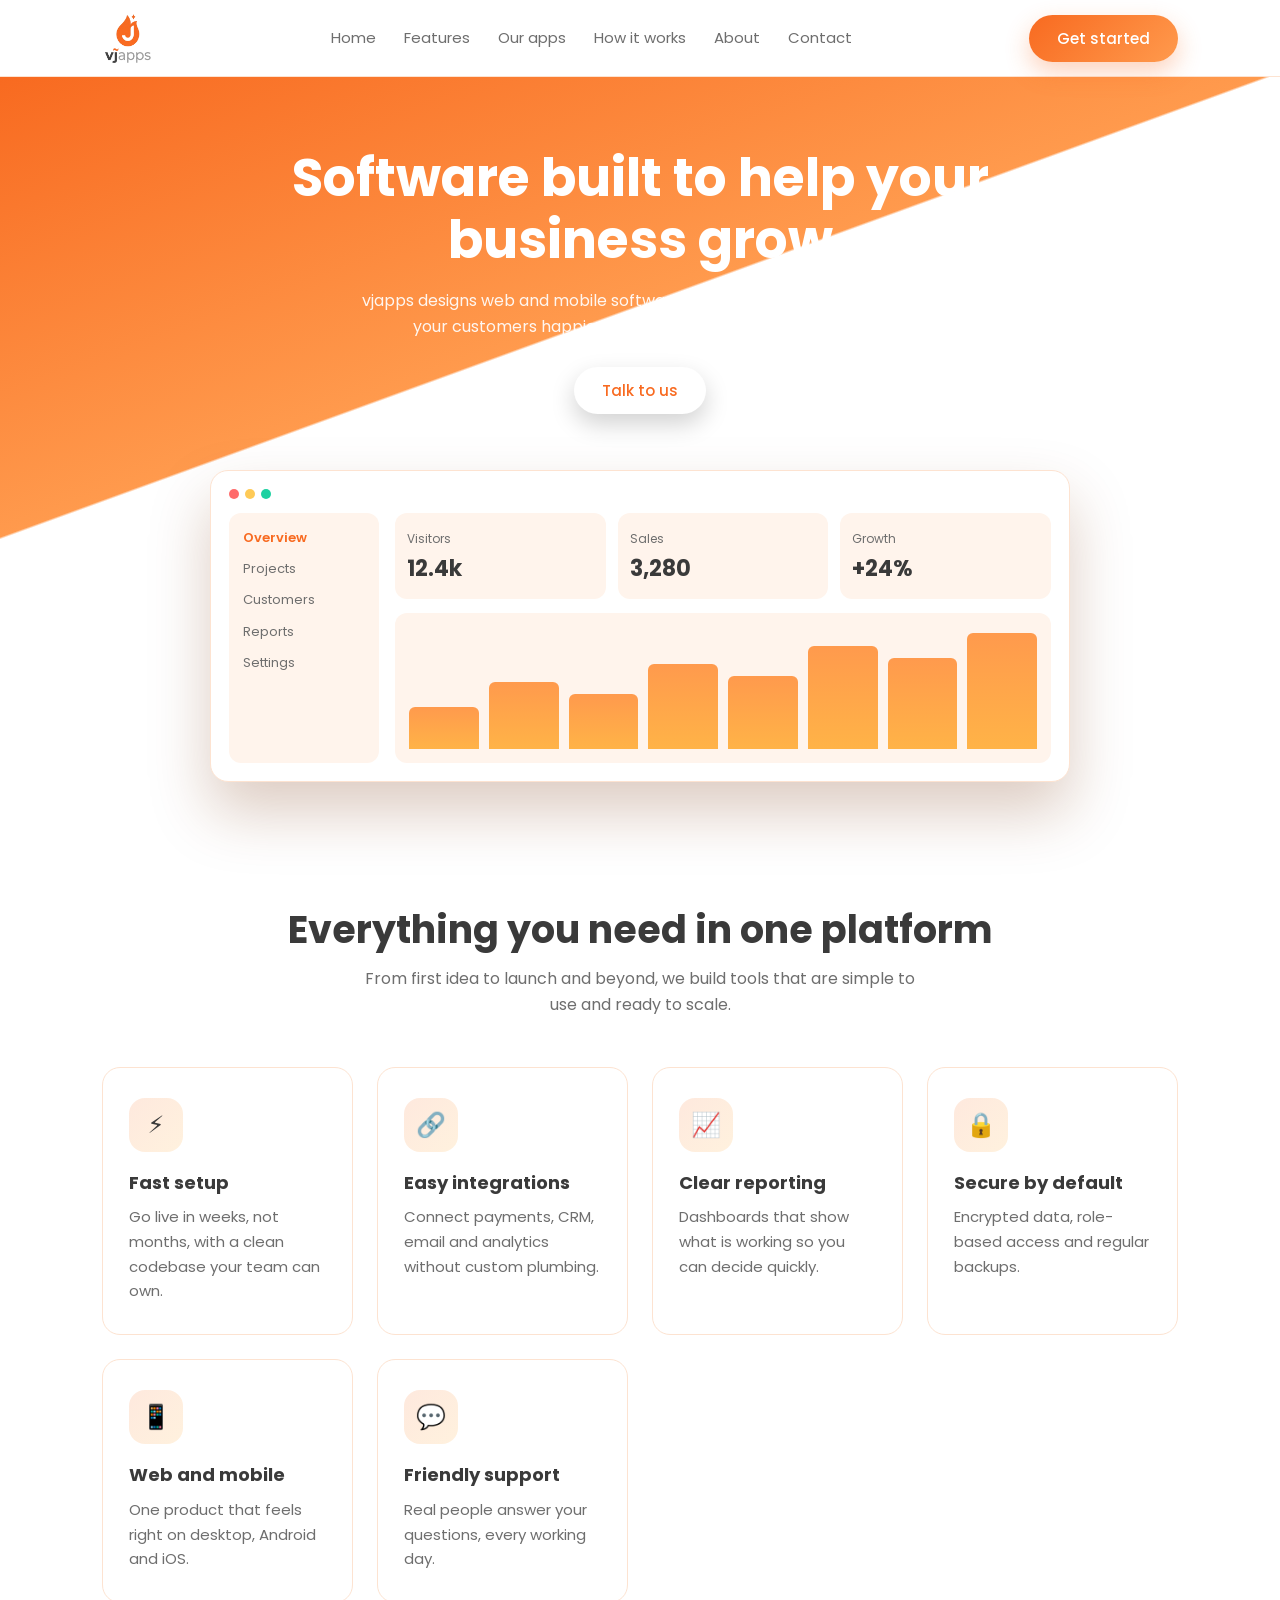
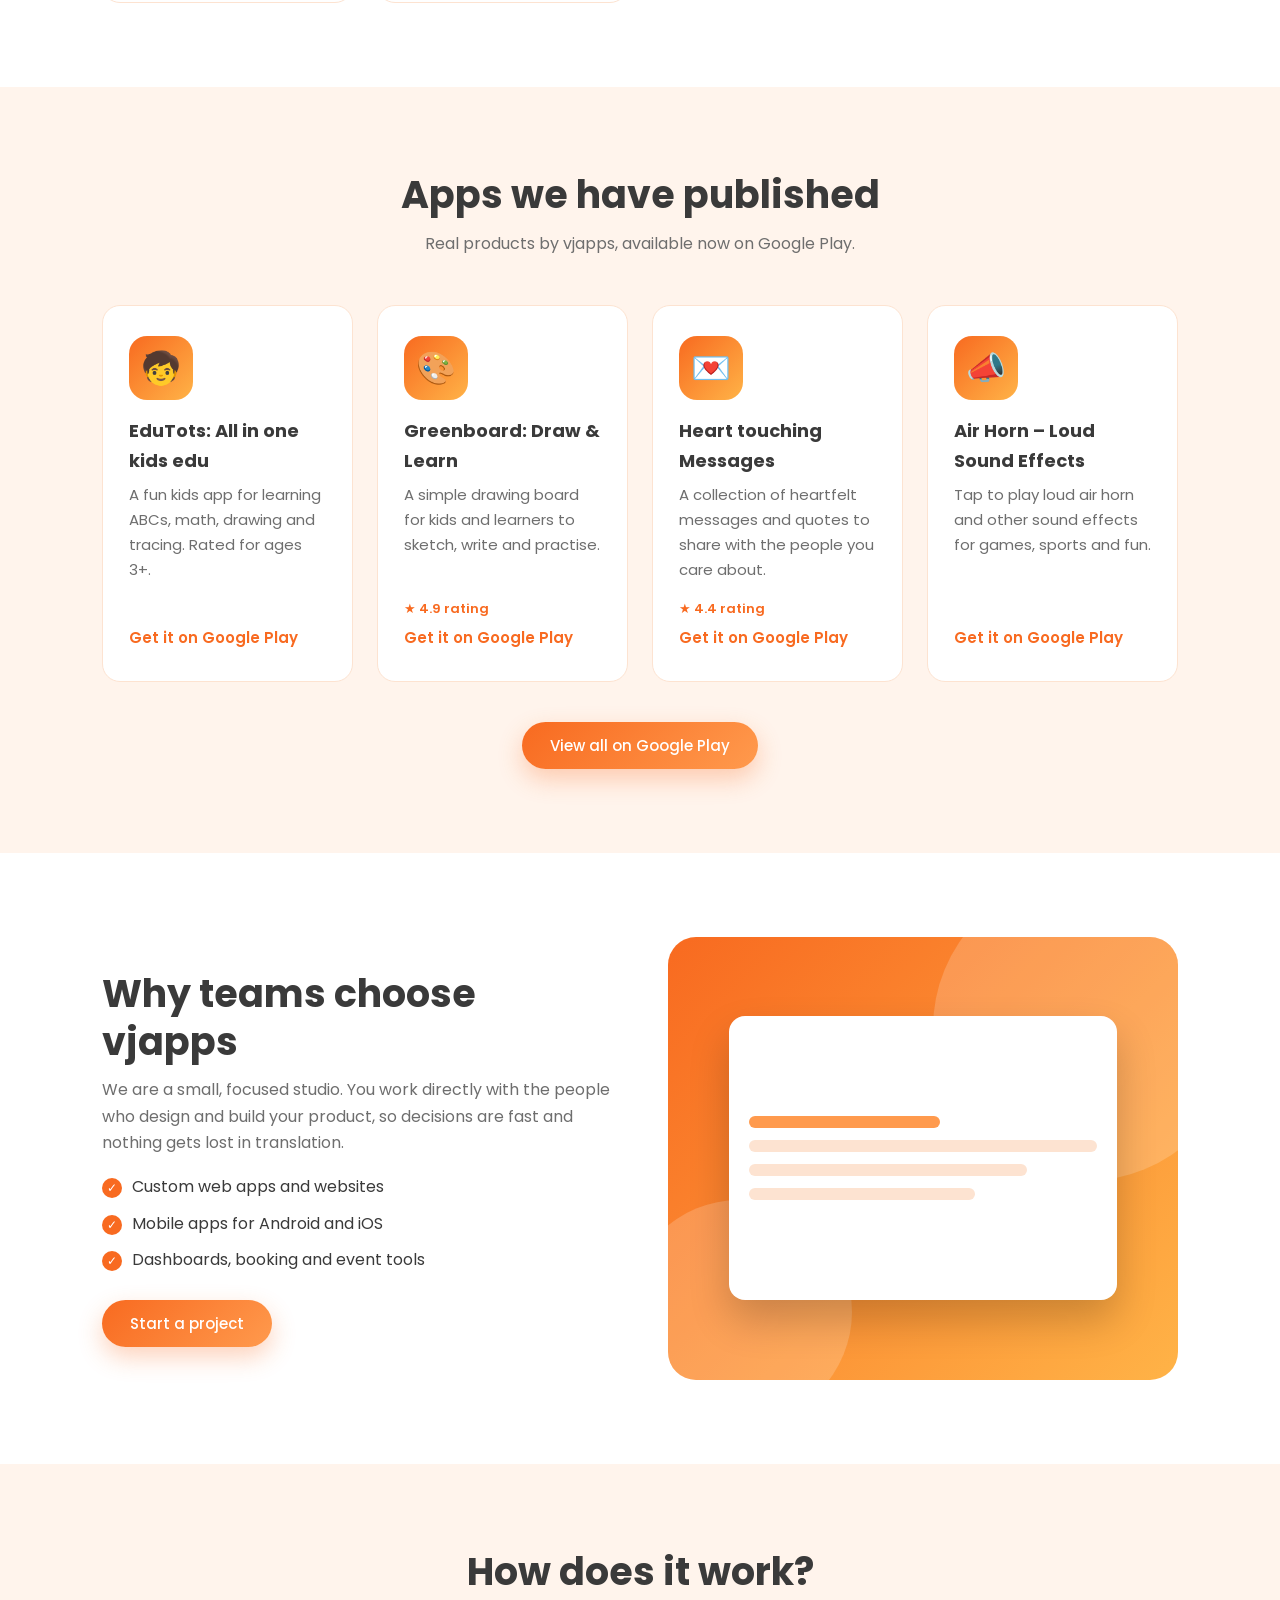
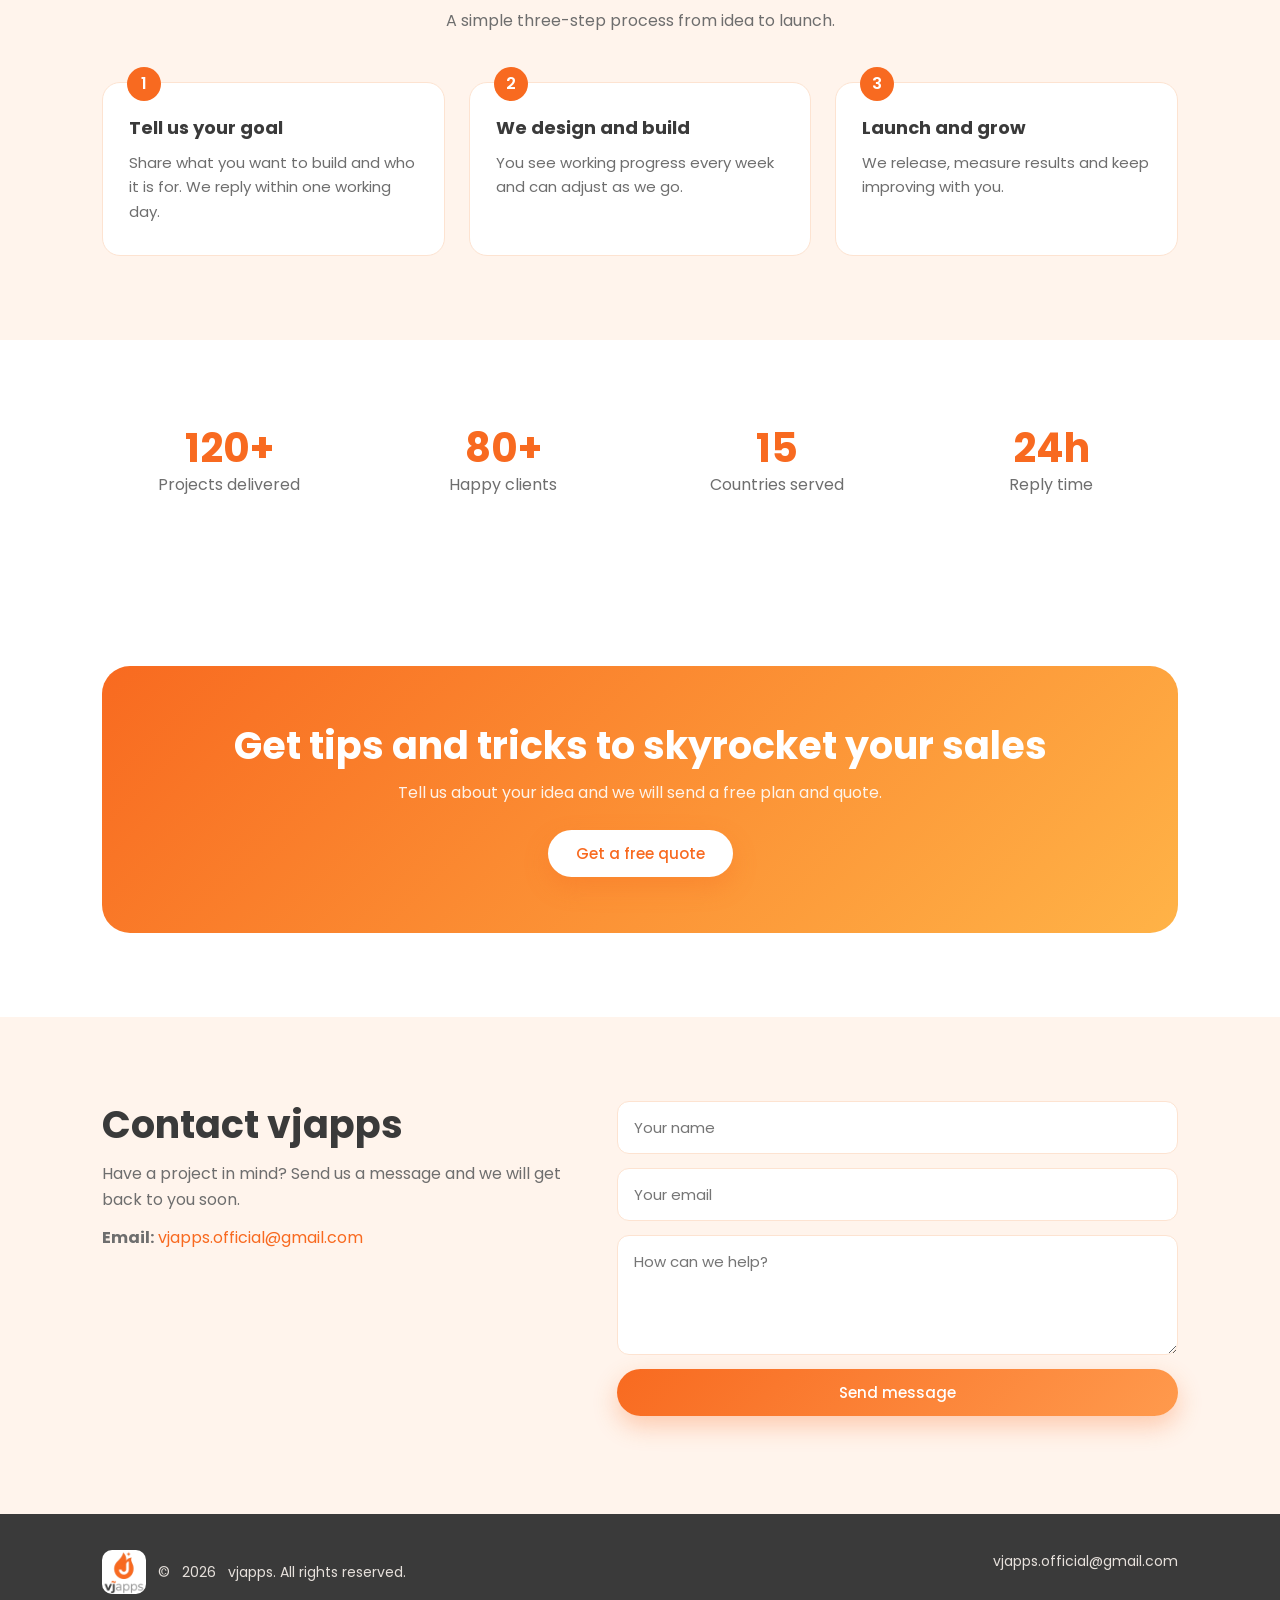
<file: index.html>
<!DOCTYPE html>
<html lang="en">
<head>
<meta charset="utf-8">
<meta name="color-scheme" content="only light">
<meta name="viewport" content="width=device-width, initial-scale=1, viewport-fit=cover">
<title>vjapps – Software built to help your business grow</title>
<link rel="preconnect" href="https://fonts.googleapis.com">
<link href="https://fonts.googleapis.com/css2?family=Poppins:wght@400;500;600;700&display=swap" rel="stylesheet">
<style>
:root{color-scheme:only light;--bg:#fff;--soft:#fff4ec;--ink:#3a3a3a;--mute:#6e6e6e;--p:#f86a20;--p2:#ff9a4d;--b:#ffb347;--card:#fff;--line:#fde3d1;box-sizing:border-box;padding-top:env(safe-area-inset-top,0px);padding-bottom:env(safe-area-inset-bottom,0px)}
*{box-sizing:border-box;margin:0}
html{scroll-behavior:smooth;scroll-padding-top:80px}
body{font-family:Poppins,system-ui,sans-serif;background:var(--bg);color:var(--ink);line-height:1.65}
a{color:inherit;text-decoration:none}
.w{max-width:1120px;margin:0 auto;padding:0 22px}
header{position:sticky;top:env(safe-area-inset-top,0px);z-index:20;background:var(--bg);border-bottom:1px solid var(--line)}
body::before{content:"";position:fixed;inset:0 0 auto;height:env(safe-area-inset-top,0px);background:var(--bg);z-index:30}
nav{display:flex;align-items:center;justify-content:space-between;height:76px}
.logo{font-weight:700;font-size:22px;display:flex;align-items:center;gap:8px}
.logo img{height:52px;width:52px;border-radius:12px;background:#fff;object-fit:cover;display:block}
nav ul{display:flex;gap:28px;list-style:none;padding:0;font-size:15px;color:var(--mute)}
nav ul a:hover{color:var(--p)}
.btn{display:inline-block;padding:12px 28px;border-radius:30px;background:linear-gradient(135deg,var(--p),var(--p2));color:#fff;font-weight:500;border:0;cursor:pointer;font:500 15px Poppins,sans-serif;box-shadow:0 10px 24px rgba(248,106,32,.3)}
.btn:hover{filter:brightness(1.08)}
.btn.o{background:none;color:var(--p);box-shadow:none;border:2px solid var(--p)}
a:focus-visible,button:focus-visible,input:focus-visible,textarea:focus-visible{outline:3px solid var(--b);outline-offset:2px}
.hero{background:linear-gradient(160deg,#f86a20 0%,#ff9a4d 38%,var(--bg) 38.2%);padding:70px 0 40px;text-align:center;color:#fff}
.hero h1{font-size:clamp(30px,5vw,52px);line-height:1.2;max-width:760px;margin:0 auto 16px}
.hero p.s{max-width:560px;margin:0 auto 26px;opacity:.92}
.hero .btn{background:#fff;color:var(--p);box-shadow:0 10px 24px rgba(0,0,0,.18)}
.dash{margin:56px auto 0;max-width:860px;background:var(--card);border:1px solid var(--line);border-radius:18px;box-shadow:0 30px 60px rgba(120,50,10,.25);padding:18px;color:var(--ink);text-align:left}
.dots{display:flex;gap:6px;margin-bottom:14px}.dots b{width:10px;height:10px;border-radius:50%;background:#ff6b6b}.dots b:nth-child(2){background:#feca57}.dots b:nth-child(3){background:#1dd1a1}
.dg{display:grid;grid-template-columns:150px 1fr;gap:16px}
.side{background:var(--soft);border-radius:12px;padding:14px;font-size:13px;color:var(--mute);display:grid;gap:10px;align-content:start}
.side span:first-child{color:var(--p);font-weight:600}
.kp{display:grid;grid-template-columns:repeat(3,1fr);gap:12px;margin-bottom:14px}
.kp div{background:var(--soft);border-radius:12px;padding:12px}.kp small{color:var(--mute);font-size:12px}.kp strong{display:block;font-size:22px}
.ch{background:var(--soft);border-radius:12px;padding:14px;height:150px;display:flex;align-items:flex-end;gap:10px}
.ch i{flex:1;border-radius:6px 6px 0 0;background:linear-gradient(var(--p2),var(--b));display:block}
section{padding:84px 0}
.alt{background:var(--soft)}
h2{font-size:clamp(26px,3.4vw,38px);line-height:1.25;text-align:center;margin-bottom:12px}
.lead{text-align:center;color:var(--mute);max-width:560px;margin:0 auto 48px}
.g3{display:grid;grid-template-columns:repeat(auto-fit,minmax(250px,1fr));gap:24px}
.card{background:var(--card);border:1px solid var(--line);border-radius:18px;padding:30px 26px;transition:transform .2s,box-shadow .2s}
.card:hover{transform:translateY(-4px);box-shadow:0 18px 40px rgba(248,106,32,.15)}
.ic{width:54px;height:54px;border-radius:16px;display:grid;place-items:center;font-size:24px;margin-bottom:16px;background:linear-gradient(135deg,rgba(248,106,32,.15),rgba(255,179,71,.18))}
.card h3{font-size:18px;margin-bottom:8px}.card p{color:var(--mute);font-size:15px}
.split{display:grid;grid-template-columns:1fr 1fr;gap:56px;align-items:center}
.split h2{text-align:left}.split p{color:var(--mute);margin-bottom:18px}
.ul{list-style:none;padding:0;display:grid;gap:10px;margin-bottom:26px}.ul li::before{content:"✓";color:#fff;background:var(--p);width:20px;height:20px;border-radius:50%;display:inline-grid;place-items:center;font-size:12px;margin-right:10px}
.art{aspect-ratio:1.15;border-radius:28px;background:linear-gradient(135deg,var(--p),var(--b));position:relative;overflow:hidden}
.art::before,.art::after{content:"";position:absolute;border-radius:50%;background:rgba(255,255,255,.18)}
.art::before{width:60%;aspect-ratio:1;right:-12%;top:-14%}.art::after{width:44%;aspect-ratio:1;left:-8%;bottom:-10%}
.art .pn{position:absolute;inset:18% 12%;background:var(--card);border-radius:16px;padding:20px;box-shadow:0 20px 40px rgba(0,0,0,.2);z-index:1;display:grid;gap:12px;align-content:center}
.art .pn i{display:block;height:12px;border-radius:6px;background:var(--line)}.art .pn i:first-child{width:55%;background:var(--p2)}.art .pn i:nth-child(3){width:80%}.art .pn i:nth-child(4){width:65%}
.steps{counter-reset:s}.steps .card{position:relative}
.steps .card::before{counter-increment:s;content:counter(s);position:absolute;top:-16px;left:24px;width:34px;height:34px;border-radius:50%;background:var(--p);color:#fff;display:grid;place-items:center;font-weight:600}
.stats{display:grid;grid-template-columns:repeat(auto-fit,minmax(150px,1fr));gap:20px;text-align:center}
.stats strong{font-size:40px;color:var(--p);display:block;line-height:1.2}.stats span{color:var(--mute)}
.cta{background:linear-gradient(135deg,var(--p),var(--b));color:#fff;border-radius:28px;padding:56px 28px;text-align:center}
.cta h2{margin-bottom:10px}.cta p{opacity:.9;margin-bottom:24px}.cta .btn{background:#fff;color:var(--p)}
.ct{display:grid;grid-template-columns:1fr 1.2fr;gap:48px}
.ct h2{text-align:left}.ct p{color:var(--mute);margin-bottom:12px}
.f{display:grid;gap:14px}
.f input,.f textarea{width:100%;padding:14px 16px;border-radius:12px;border:1px solid var(--line);background:var(--card);color:var(--ink);font:400 15px Poppins,sans-serif}
.f textarea{min-height:120px;resize:vertical}
footer{background:#3a3a3a;color:#e6e0db;padding:36px 0;font-size:14px}
footer .w{display:flex;justify-content:space-between;flex-wrap:wrap;gap:12px}
footer a:hover{color:#fff}
.apps{display:grid;grid-template-columns:repeat(auto-fit,minmax(240px,1fr));gap:24px}
.app{display:flex;flex-direction:column}
.app .ic{width:64px;height:64px;font-size:32px;border-radius:18px;background:linear-gradient(135deg,var(--p),var(--b))}
.app p{flex:1;margin-bottom:16px}
.app .r{font-size:13px;color:var(--p);font-weight:600;margin-bottom:6px}
.app a.pl{color:var(--p);font-weight:600;font-size:15px}
.app a.pl:hover{text-decoration:underline}
.more{text-align:center;margin-top:40px}
@media(max-width:820px){nav ul{display:none}.split,.ct{grid-template-columns:1fr;gap:32px}.dg{grid-template-columns:1fr}.side{display:none}section{padding:60px 0}}
@media(prefers-reduced-motion:reduce){*{transition:none!important;scroll-behavior:auto!important}}
</style>
</head>
<body>
<header><div class="w"><nav>
<a class="logo" href="#home" aria-label="vjapps home"><img src="[data-uri]" alt="vjapps logo"></a>
<ul><li><a href="#home">Home</a></li><li><a href="#features">Features</a></li><li><a href="#apps">Our apps</a></li><li><a href="#how">How it works</a></li><li><a href="#about">About</a></li><li><a href="#contact">Contact</a></li></ul>
<a class="btn" href="#contact">Get started</a>
</nav></div></header>

<main id="home">
<div class="hero"><div class="w">
<h1>Software built to help your business grow</h1>
<p class="s">vjapps designs web and mobile software that makes your team faster, your customers happier and your numbers easier to read.</p>
<a class="btn" href="#contact">Talk to us</a>
<div class="dash" aria-hidden="true">
<div class="dots"><b></b><b></b><b></b></div>
<div class="dg"><div class="side"><span>Overview</span><span>Projects</span><span>Customers</span><span>Reports</span><span>Settings</span></div>
<div><div class="kp"><div><small>Visitors</small><strong>12.4k</strong></div><div><small>Sales</small><strong>3,280</strong></div><div><small>Growth</small><strong>+24%</strong></div></div>
<div class="ch"><i style="height:35%"></i><i style="height:55%"></i><i style="height:45%"></i><i style="height:70%"></i><i style="height:60%"></i><i style="height:85%"></i><i style="height:75%"></i><i style="height:95%"></i></div></div></div>
</div></div></div>

<section id="features"><div class="w">
<h2>Everything you need in one platform</h2>
<p class="lead">From first idea to launch and beyond, we build tools that are simple to use and ready to scale.</p>
<div class="g3">
<div class="card"><div class="ic">⚡</div><h3>Fast setup</h3><p>Go live in weeks, not months, with a clean codebase your team can own.</p></div>
<div class="card"><div class="ic">🔗</div><h3>Easy integrations</h3><p>Connect payments, CRM, email and analytics without custom plumbing.</p></div>
<div class="card"><div class="ic">📈</div><h3>Clear reporting</h3><p>Dashboards that show what is working so you can decide quickly.</p></div>
<div class="card"><div class="ic">🔒</div><h3>Secure by default</h3><p>Encrypted data, role-based access and regular backups.</p></div>
<div class="card"><div class="ic">📱</div><h3>Web and mobile</h3><p>One product that feels right on desktop, Android and iOS.</p></div>
<div class="card"><div class="ic">💬</div><h3>Friendly support</h3><p>Real people answer your questions, every working day.</p></div>
</div></div></section>

<section class="alt" id="apps"><div class="w">
<h2>Apps we have published</h2>
<p class="lead">Real products by vjapps, available now on Google Play.</p>
<div class="apps">
<div class="card app"><div class="ic" aria-hidden="true">🧒</div><h3>EduTots: All in one kids edu</h3><p>A fun kids app for learning ABCs, math, drawing and tracing. Rated for ages 3+.</p><a class="pl" href="https://play.google.com/store/apps/details?id=com.vjapps.edutots" target="_blank" rel="noopener">Get it on Google Play</a></div>
<div class="card app"><div class="ic" aria-hidden="true">🎨</div><h3>Greenboard: Draw &amp; Learn</h3><p>A simple drawing board for kids and learners to sketch, write and practise.</p><div class="r">★ 4.9 rating</div><a class="pl" href="https://play.google.com/store/apps/details?id=com.vjapps.greenboard" target="_blank" rel="noopener">Get it on Google Play</a></div>
<div class="card app"><div class="ic" aria-hidden="true">💌</div><h3>Heart touching Messages</h3><p>A collection of heartfelt messages and quotes to share with the people you care about.</p><div class="r">★ 4.4 rating</div><a class="pl" href="https://play.google.com/store/apps/details?id=com.greensoftware.llovequotes" target="_blank" rel="noopener">Get it on Google Play</a></div>
<div class="card app"><div class="ic" aria-hidden="true">📣</div><h3>Air Horn – Loud Sound Effects</h3><p>Tap to play loud air horn and other sound effects for games, sports and fun.</p><a class="pl" href="https://play.google.com/store/apps/details?id=com.vjapps.airhorn" target="_blank" rel="noopener">Get it on Google Play</a></div>
</div>
<div class="more"><a class="btn" href="https://play.google.com/store/apps/dev?id=7644735129592386677" target="_blank" rel="noopener">View all on Google Play</a></div>
</div></section>

<section id="about"><div class="w split">
<div><h2>Why teams choose vjapps</h2>
<p>We are a small, focused studio. You work directly with the people who design and build your product, so decisions are fast and nothing gets lost in translation.</p>
<ul class="ul"><li>Custom web apps and websites</li><li>Mobile apps for Android and iOS</li><li>Dashboards, booking and event tools</li></ul>
<a class="btn" href="#contact">Start a project</a></div>
<div class="art" aria-hidden="true"><div class="pn"><i></i><i></i><i></i><i></i></div></div>
</div></section>

<section class="alt" id="how"><div class="w">
<h2>How does it work?</h2>
<p class="lead">A simple three-step process from idea to launch.</p>
<div class="g3 steps">
<div class="card"><h3>Tell us your goal</h3><p>Share what you want to build and who it is for. We reply within one working day.</p></div>
<div class="card"><h3>We design and build</h3><p>You see working progress every week and can adjust as we go.</p></div>
<div class="card"><h3>Launch and grow</h3><p>We release, measure results and keep improving with you.</p></div>
</div></div></section>

<section><div class="w">
<div class="stats"><div><strong>120+</strong><span>Projects delivered</span></div><div><strong>80+</strong><span>Happy clients</span></div><div><strong>15</strong><span>Countries served</span></div><div><strong>24h</strong><span>Reply time</span></div></div>
</div></section>

<section><div class="w"><div class="cta">
<h2>Get tips and tricks to skyrocket your sales</h2>
<p>Tell us about your idea and we will send a free plan and quote.</p>
<a class="btn" href="#contact">Get a free quote</a></div></div></section>

<section class="alt" id="contact"><div class="w ct">
<div><h2>Contact vjapps</h2>
<p>Have a project in mind? Send us a message and we will get back to you soon.</p>
<p><strong>Email:</strong> <a href="mailto:vjapps.official@gmail.com" style="color:var(--p)">vjapps.official@gmail.com</a></p></div>
<div class="f" id="cf">
<input id="n" type="text" placeholder="Your name" aria-label="Your name">
<input id="e" type="email" placeholder="Your email" aria-label="Your email">
<textarea id="m" placeholder="How can we help?" aria-label="Message"></textarea>
<button class="btn" type="button" onclick="send()">Send message</button>
<small id="st" style="color:var(--mute)" role="status"></small>
</div></div></section>
</main>

<footer><div class="w"><span style="display:flex;align-items:center;gap:12px"><img src="[data-uri]" alt="vjapps" style="height:44px;border-radius:10px;background:#fff">© <span id="y">2026</span> vjapps. All rights reserved.</span><a href="mailto:vjapps.official@gmail.com">vjapps.official@gmail.com</a></div></footer>

<script>
document.getElementById('y').textContent=new Date().getFullYear();
function send(){
var n=document.getElementById('n').value.trim(),e=document.getElementById('e').value.trim(),m=document.getElementById('m').value.trim(),s=document.getElementById('st');
if(!n||!e||!m){s.textContent='Please fill in your name, email and message.';return}
location.href='mailto:vjapps.official@gmail.com?subject='+encodeURIComponent('vjapps enquiry from '+n)+'&body='+encodeURIComponent(m+'\n\nReply to: '+e);
s.textContent='Opening your email app to send the message.';
}
</script>
</body>
</html>
</file>
